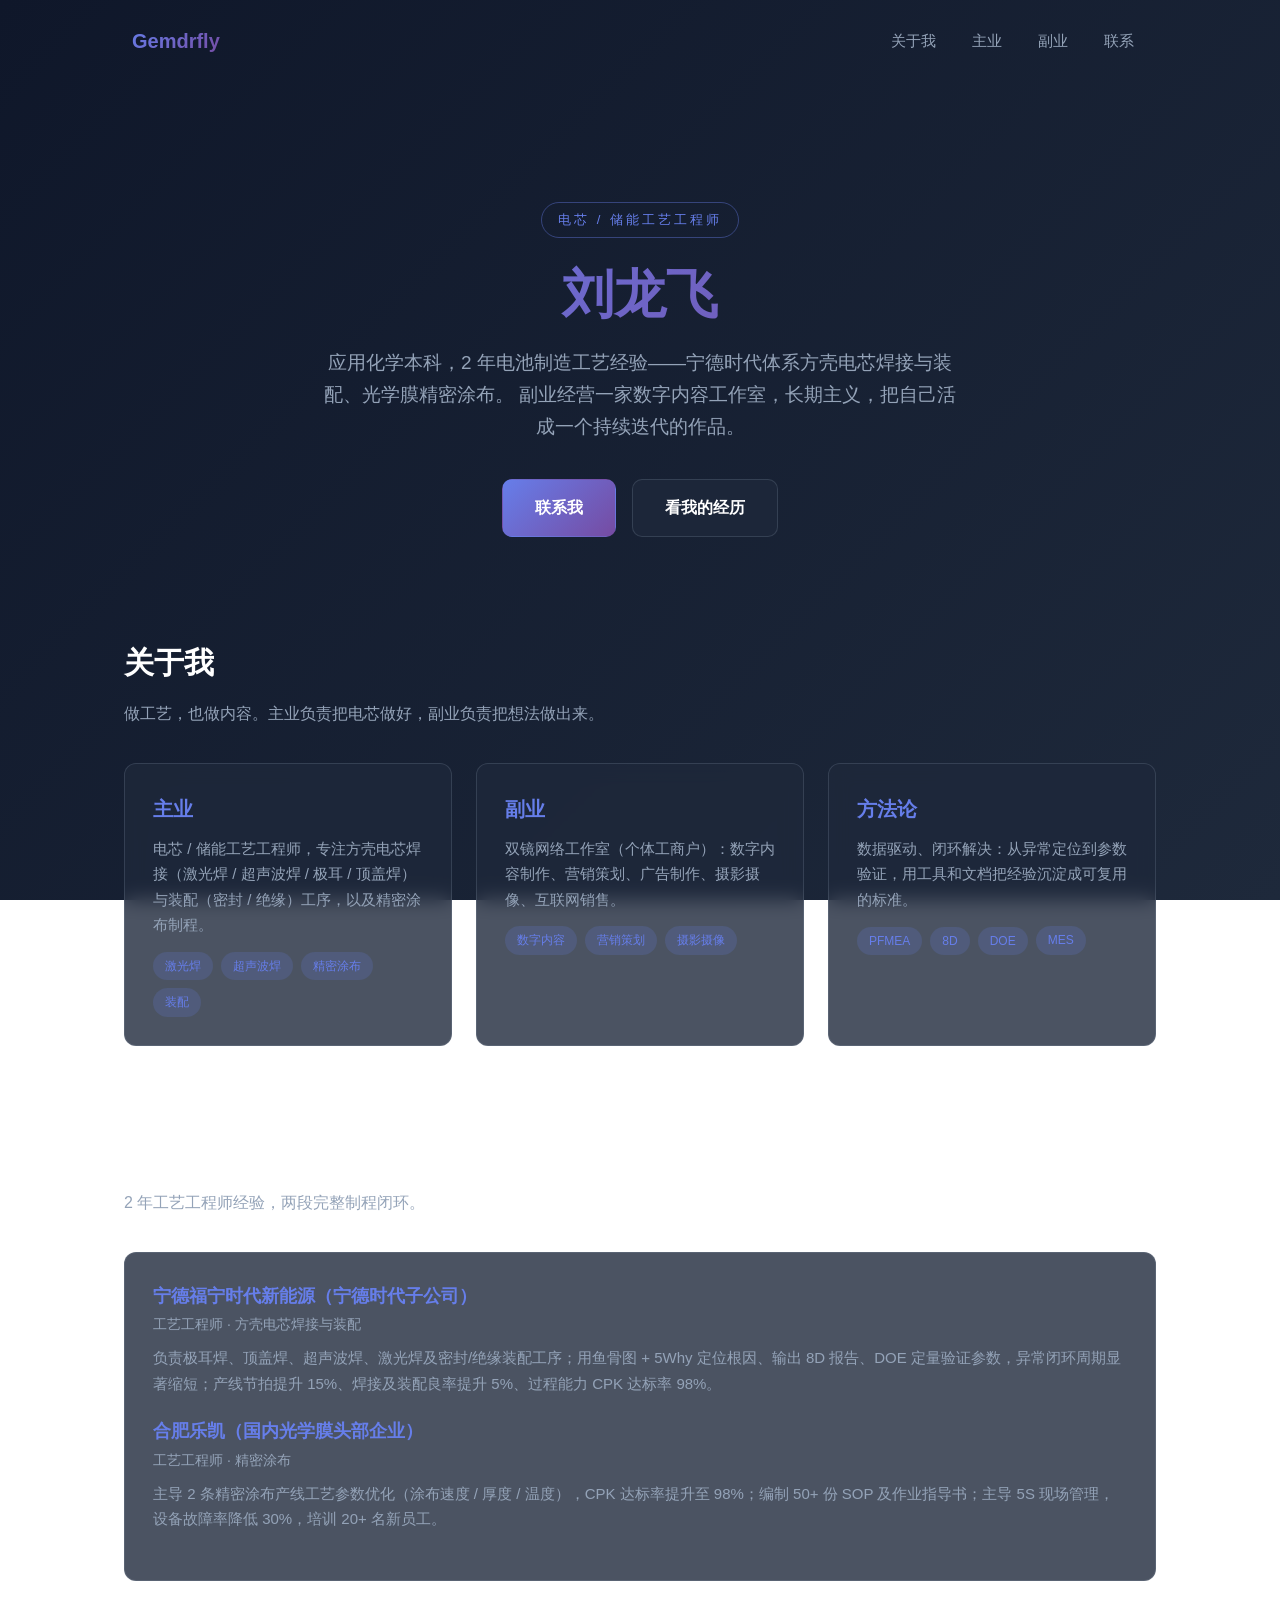
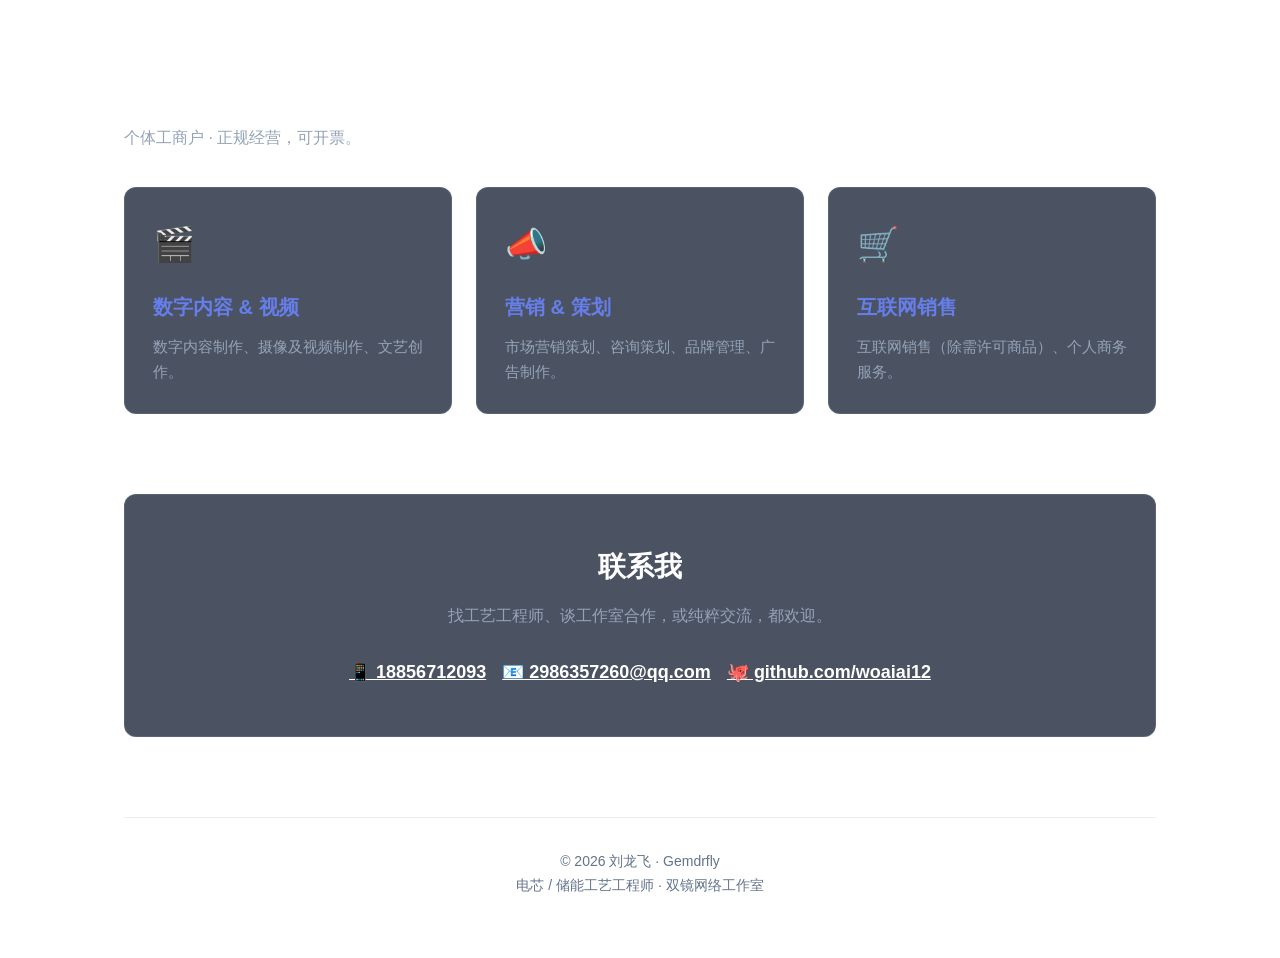
<file: index.html>
<!DOCTYPE html>
<html lang="zh-CN">
<head>
    <meta charset="UTF-8">
    <meta name="viewport" content="width=device-width, initial-scale=1.0">
    <title>刘龙飞 · 电芯/储能工艺工程师</title>
    <meta name="description" content="刘龙飞 — 电芯/储能工艺工程师（宁德时代体系，方壳电芯焊接装配、精密涂布）。副业经营双镜网络工作室。">
    <meta name="keywords" content="刘龙飞, 工艺工程师, 电芯, 储能, 焊接工艺, 精密涂布, 新能源">
    <meta name="author" content="刘龙飞">
    <meta property="og:title" content="刘龙飞 · 电芯/储能工艺工程师">
    <meta property="og:description" content="工艺工程师 · 副业工作室 · Gemdrfly 个人主页">
    <meta property="og:type" content="website">
    <link rel="stylesheet" href="styles.css">
    <style>
        .exp-item { margin-bottom: 20px; }
        .exp-item .company { color: var(--primary); font-weight: 700; font-size: 18px; }
        .exp-item .role { color: var(--text-2); font-size: 14px; margin: 2px 0 8px; }
        .exp-item p { color: var(--text-2); font-size: 15px; }
        .contact-line { display: flex; flex-wrap: wrap; gap: 16px; justify-content: center; margin-top: 8px; }
        .contact-line a { color: var(--text); font-weight: 600; font-size: 18px; }
    </style>
</head>
<body>
    <nav class="nav">
        <a href="index.html" class="logo">Gemdrfly</a>
        <div class="links">
            <a href="#about">关于我</a>
            <a href="#career">主业</a>
            <a href="#side">副业</a>
            <a href="#contact">联系</a>
        </div>
    </nav>

    <main class="container">
        <!-- Hero -->
        <section class="hero">
            <span class="eyebrow">电芯 / 储能工艺工程师</span>
            <h1>刘龙飞</h1>
            <p class="subtitle">
                应用化学本科，2 年电池制造工艺经验——宁德时代体系方壳电芯焊接与装配、光学膜精密涂布。
                副业经营一家数字内容工作室，长期主义，把自己活成一个持续迭代的作品。
            </p>
            <div class="btn-group">
                <a href="#contact" class="btn btn-primary">联系我</a>
                <a href="#career" class="btn btn-ghost">看我的经历</a>
            </div>
        </section>

        <!-- 关于我 -->
        <section class="section" id="about">
            <h2 class="section-title">关于我</h2>
            <p class="section-desc">做工艺，也做内容。主业负责把电芯做好，副业负责把想法做出来。</p>
            <div class="grid">
                <div class="card">
                    <h3>主业</h3>
                    <p>电芯 / 储能工艺工程师，专注方壳电芯焊接（激光焊 / 超声波焊 / 极耳 / 顶盖焊）与装配（密封 / 绝缘）工序，以及精密涂布制程。</p>
                    <div class="tags">
                        <span class="tag">激光焊</span>
                        <span class="tag">超声波焊</span>
                        <span class="tag">精密涂布</span>
                        <span class="tag">装配</span>
                    </div>
                </div>
                <div class="card">
                    <h3>副业</h3>
                    <p>双镜网络工作室（个体工商户）：数字内容制作、营销策划、广告制作、摄影摄像、互联网销售。</p>
                    <div class="tags">
                        <span class="tag">数字内容</span>
                        <span class="tag">营销策划</span>
                        <span class="tag">摄影摄像</span>
                    </div>
                </div>
                <div class="card">
                    <h3>方法论</h3>
                    <p>数据驱动、闭环解决：从异常定位到参数验证，用工具和文档把经验沉淀成可复用的标准。</p>
                    <div class="tags">
                        <span class="tag">PFMEA</span>
                        <span class="tag">8D</span>
                        <span class="tag">DOE</span>
                        <span class="tag">MES</span>
                    </div>
                </div>
            </div>
        </section>

        <!-- 主业经历 -->
        <section class="section" id="career">
            <h2 class="section-title">工作经历</h2>
            <p class="section-desc">2 年工艺工程师经验，两段完整制程闭环。</p>
            <div class="card">
                <div class="exp-item">
                    <div class="company">宁德福宁时代新能源（宁德时代子公司）</div>
                    <div class="role">工艺工程师 · 方壳电芯焊接与装配</div>
                    <p>负责极耳焊、顶盖焊、超声波焊、激光焊及密封/绝缘装配工序；用鱼骨图 + 5Why 定位根因、输出 8D 报告、DOE 定量验证参数，异常闭环周期显著缩短；产线节拍提升 15%、焊接及装配良率提升 5%、过程能力 CPK 达标率 98%。</p>
                </div>
                <div class="exp-item">
                    <div class="company">合肥乐凯（国内光学膜头部企业）</div>
                    <div class="role">工艺工程师 · 精密涂布</div>
                    <p>主导 2 条精密涂布产线工艺参数优化（涂布速度 / 厚度 / 温度），CPK 达标率提升至 98%；编制 50+ 份 SOP 及作业指导书；主导 5S 现场管理，设备故障率降低 30%，培训 20+ 名新员工。</p>
                </div>
            </div>
        </section>

        <!-- 副业 -->
        <section class="section" id="side">
            <h2 class="section-title">双镜网络工作室</h2>
            <p class="section-desc">个体工商户 · 正规经营，可开票。</p>
            <div class="grid">
                <div class="card">
                    <div class="icon">🎬</div>
                    <h3>数字内容 & 视频</h3>
                    <p>数字内容制作、摄像及视频制作、文艺创作。</p>
                </div>
                <div class="card">
                    <div class="icon">📣</div>
                    <h3>营销 & 策划</h3>
                    <p>市场营销策划、咨询策划、品牌管理、广告制作。</p>
                </div>
                <div class="card">
                    <div class="icon">🛒</div>
                    <h3>互联网销售</h3>
                    <p>互联网销售（除需许可商品）、个人商务服务。</p>
                </div>
            </div>
        </section>

        <!-- 联系 -->
        <section class="cta" id="contact">
            <h2>联系我</h2>
            <p>找工艺工程师、谈工作室合作，或纯粹交流，都欢迎。</p>
            <div class="contact-line">
                <a href="tel:18856712093">📱 18856712093</a>
                <a href="mailto:2986357260@qq.com">📧 2986357260@qq.com</a>
                <a href="https://github.com/woaiai12" target="_blank">🐙 github.com/woaiai12</a>
            </div>
        </section>

        <div class="footer">
            <p>© 2026 刘龙飞 · Gemdrfly</p>
            <p>电芯 / 储能工艺工程师 · 双镜网络工作室</p>
        </div>
    </main>
</body>
</html>
</file>
<file: styles.css>
/* ============================================================
   Gemdrfly · IT 技术服务 站点样式
   深色主题 · 玻璃拟态 · 响应式
   ============================================================ */

:root {
    --bg-1: #0f172a;
    --bg-2: #1e293b;
    --primary: #667eea;
    --primary-2: #764ba2;
    --text: #ffffff;
    --text-2: #94a3b8;
    --text-3: #64748b;
    --card-bg: rgba(30, 41, 59, 0.8);
    --card-border: rgba(148, 163, 184, 0.2);
    --green: #22c55e;
    --radius: 12px;
}

* {
    margin: 0;
    padding: 0;
    box-sizing: border-box;
}

html {
    scroll-behavior: smooth;
}

body {
    font-family: -apple-system, BlinkMacSystemFont, "Segoe UI", Roboto,
        "PingFang SC", "Microsoft YaHei", "Helvetica Neue", Arial, sans-serif;
    background: linear-gradient(135deg, var(--bg-1) 0%, var(--bg-2) 100%);
    background-attachment: fixed;
    color: var(--text);
    min-height: 100vh;
    line-height: 1.7;
}

.container {
    max-width: 1080px;
    margin: 0 auto;
    padding: 60px 24px;
    animation: fadeIn 0.8s ease-in;
}

@keyframes fadeIn {
    from { opacity: 0; transform: translateY(20px); }
    to   { opacity: 1; transform: translateY(0); }
}

/* ---------- 导航 ---------- */
.nav {
    display: flex;
    justify-content: space-between;
    align-items: center;
    padding: 20px 32px;
    max-width: 1080px;
    margin: 0 auto;
}

.nav .logo {
    font-size: 20px;
    font-weight: 700;
    background: linear-gradient(135deg, var(--primary), var(--primary-2));
    -webkit-background-clip: text;
    background-clip: text;
    -webkit-text-fill-color: transparent;
    text-decoration: none;
}

.nav .links {
    display: flex;
    gap: 8px;
    flex-wrap: wrap;
}

.nav .links a {
    color: var(--text-2);
    text-decoration: none;
    padding: 8px 14px;
    border-radius: 8px;
    font-size: 15px;
    transition: all 0.25s ease;
}

.nav .links a:hover,
.nav .links a.active {
    color: var(--text);
    background: rgba(51, 65, 85, 0.6);
}

/* ---------- Hero ---------- */
.hero {
    text-align: center;
    padding: 60px 0 20px;
}

.hero .eyebrow {
    display: inline-block;
    font-size: 13px;
    letter-spacing: 3px;
    text-transform: uppercase;
    color: var(--primary);
    border: 1px solid rgba(102, 126, 234, 0.4);
    border-radius: 20px;
    padding: 6px 16px;
    margin-bottom: 24px;
}

h1 {
    font-size: 52px;
    font-weight: 800;
    line-height: 1.25;
    margin-bottom: 20px;
    background: linear-gradient(135deg, var(--primary) 0%, var(--primary-2) 100%);
    -webkit-background-clip: text;
    background-clip: text;
    -webkit-text-fill-color: transparent;
    background-clip: text;
}

.hero .subtitle {
    color: var(--text-2);
    font-size: 19px;
    max-width: 640px;
    margin: 0 auto 36px;
    font-weight: 300;
}

.btn-group {
    display: flex;
    gap: 16px;
    justify-content: center;
    flex-wrap: wrap;
}

.btn {
    display: inline-block;
    padding: 14px 32px;
    border-radius: 10px;
    font-size: 16px;
    font-weight: 600;
    text-decoration: none;
    transition: all 0.3s ease;
    border: 1px solid transparent;
}

.btn-primary {
    background: linear-gradient(135deg, var(--primary), var(--primary-2));
    color: #fff;
}

.btn-primary:hover {
    transform: translateY(-2px);
    box-shadow: 0 8px 24px rgba(102, 126, 234, 0.4);
}

.btn-ghost {
    background: rgba(30, 41, 59, 0.8);
    border-color: var(--card-border);
    color: var(--text);
}

.btn-ghost:hover {
    background: rgba(51, 65, 85, 0.9);
    border-color: rgba(148, 163, 184, 0.4);
    transform: translateY(-2px);
}

/* ---------- 板块 ---------- */
.section {
    margin-top: 80px;
}

.section-title {
    font-size: 30px;
    font-weight: 700;
    margin-bottom: 12px;
}

.section-desc {
    color: var(--text-2);
    margin-bottom: 36px;
    max-width: 620px;
}

.grid {
    display: grid;
    grid-template-columns: repeat(auto-fit, minmax(280px, 1fr));
    gap: 24px;
}

/* ---------- 卡片 ---------- */
.card {
    background: var(--card-bg);
    border: 1px solid var(--card-border);
    border-radius: var(--radius);
    padding: 28px;
    transition: all 0.3s ease;
    backdrop-filter: blur(10px);
}

.card:hover {
    transform: translateY(-5px);
    box-shadow: 0 8px 24px rgba(0, 0, 0, 0.3);
    border-color: rgba(148, 163, 184, 0.4);
}

.card .icon {
    font-size: 34px;
    margin-bottom: 16px;
}

.card h3 {
    color: var(--primary);
    font-size: 20px;
    margin-bottom: 10px;
}

.card p {
    color: var(--text-2);
    font-size: 15px;
}

.card .price {
    color: var(--text);
    font-size: 18px;
    font-weight: 700;
    margin-top: 16px;
}

.card .price small {
    color: var(--text-3);
    font-weight: 400;
    font-size: 13px;
}

/* ---------- 标签 ---------- */
.tags {
    display: flex;
    flex-wrap: wrap;
    gap: 8px;
    margin-top: 14px;
}

.tag {
    background: rgba(102, 126, 234, 0.18);
    color: var(--primary);
    padding: 4px 12px;
    border-radius: 20px;
    font-size: 12px;
    font-weight: 500;
}

/* ---------- 列表 ---------- */
ul.check {
    list-style: none;
    margin-top: 14px;
}

ul.check li {
    color: var(--text-2);
    font-size: 14px;
    padding: 4px 0;
}

ul.check li::before {
    content: "✓ ";
    color: var(--green);
    font-weight: 700;
}

/* ---------- 联系 CTA ---------- */
.cta {
    margin-top: 80px;
    text-align: center;
    background: var(--card-bg);
    border: 1px solid var(--card-border);
    border-radius: var(--radius);
    padding: 48px 32px;
    backdrop-filter: blur(10px);
}

.cta h2 {
    font-size: 28px;
    margin-bottom: 12px;
}

.cta p {
    color: var(--text-2);
    margin-bottom: 28px;
}

/* ---------- 表单 ---------- */
.form-group {
    margin-bottom: 20px;
    text-align: left;
}

.form-group label {
    display: block;
    color: var(--text-2);
    margin-bottom: 8px;
    font-weight: 500;
}

.form-group input,
.form-group textarea {
    width: 100%;
    padding: 12px 16px;
    background: rgba(15, 23, 42, 0.8);
    border: 1px solid var(--card-border);
    border-radius: 8px;
    color: #fff;
    font-size: 15px;
    font-family: inherit;
    transition: all 0.3s ease;
}

.form-group input:focus,
.form-group textarea:focus {
    outline: none;
    border-color: var(--primary);
    box-shadow: 0 0 0 3px rgba(102, 126, 234, 0.12);
}

.form-group textarea {
    min-height: 140px;
    resize: vertical;
}

/* ---------- 返回链接 / 面包屑 ---------- */
.back-link {
    display: inline-block;
    margin-bottom: 24px;
    color: var(--text-2);
    text-decoration: none;
    font-size: 14px;
    transition: color 0.3s ease;
}

.back-link:hover {
    color: var(--primary);
}

/* ---------- 页脚 ---------- */
.footer {
    margin-top: 80px;
    padding-top: 32px;
    border-top: 1px solid var(--card-border);
    color: var(--text-3);
    font-size: 14px;
    text-align: center;
}

.footer a {
    color: var(--text-2);
    text-decoration: none;
}

.footer a:hover {
    color: var(--primary);
}

/* ---------- 响应式 ---------- */
@media (max-width: 768px) {
    .container {
        padding: 40px 20px;
    }

    h1 {
        font-size: 34px;
    }

    .nav {
        flex-direction: column;
        gap: 12px;
        padding: 16px 20px;
    }

    .hero .subtitle {
        font-size: 16px;
    }

    .section-title {
        font-size: 24px;
    }

    .btn {
        width: 100%;
        text-align: center;
    }
}
</file>
